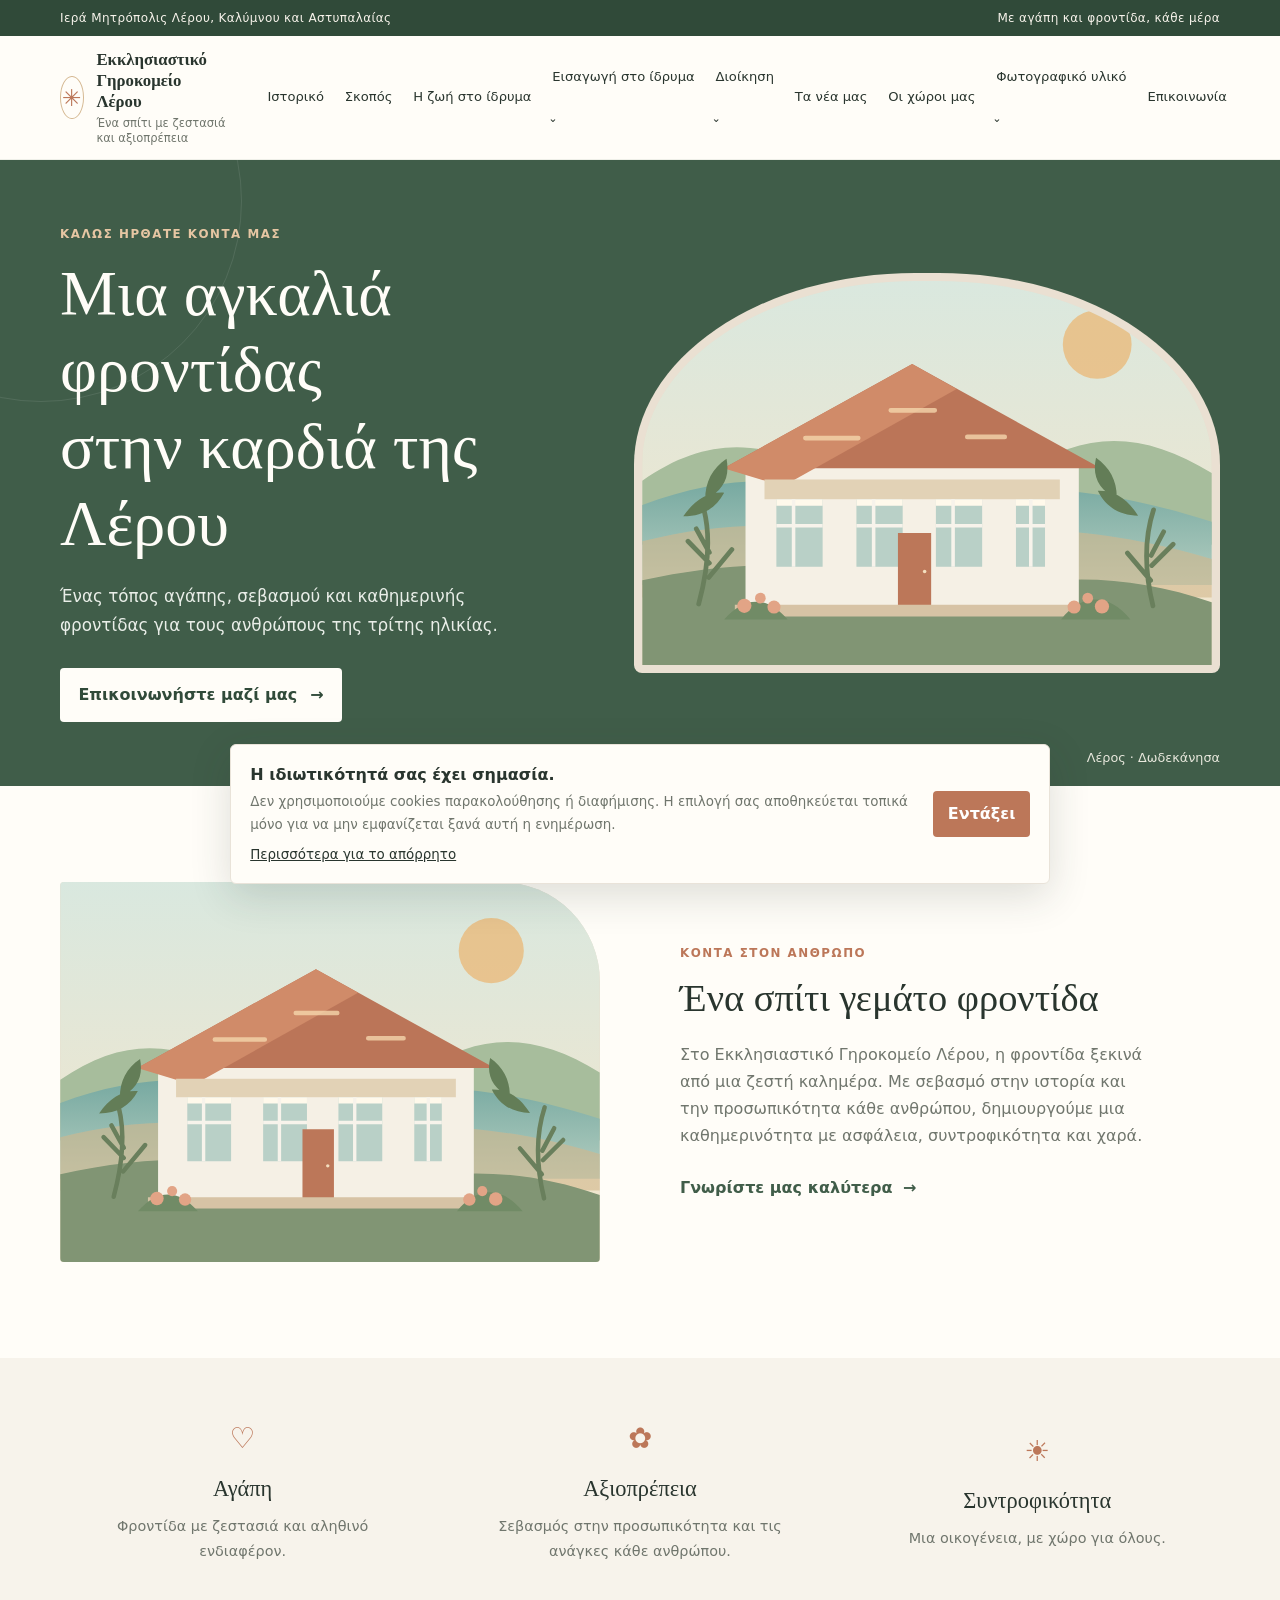
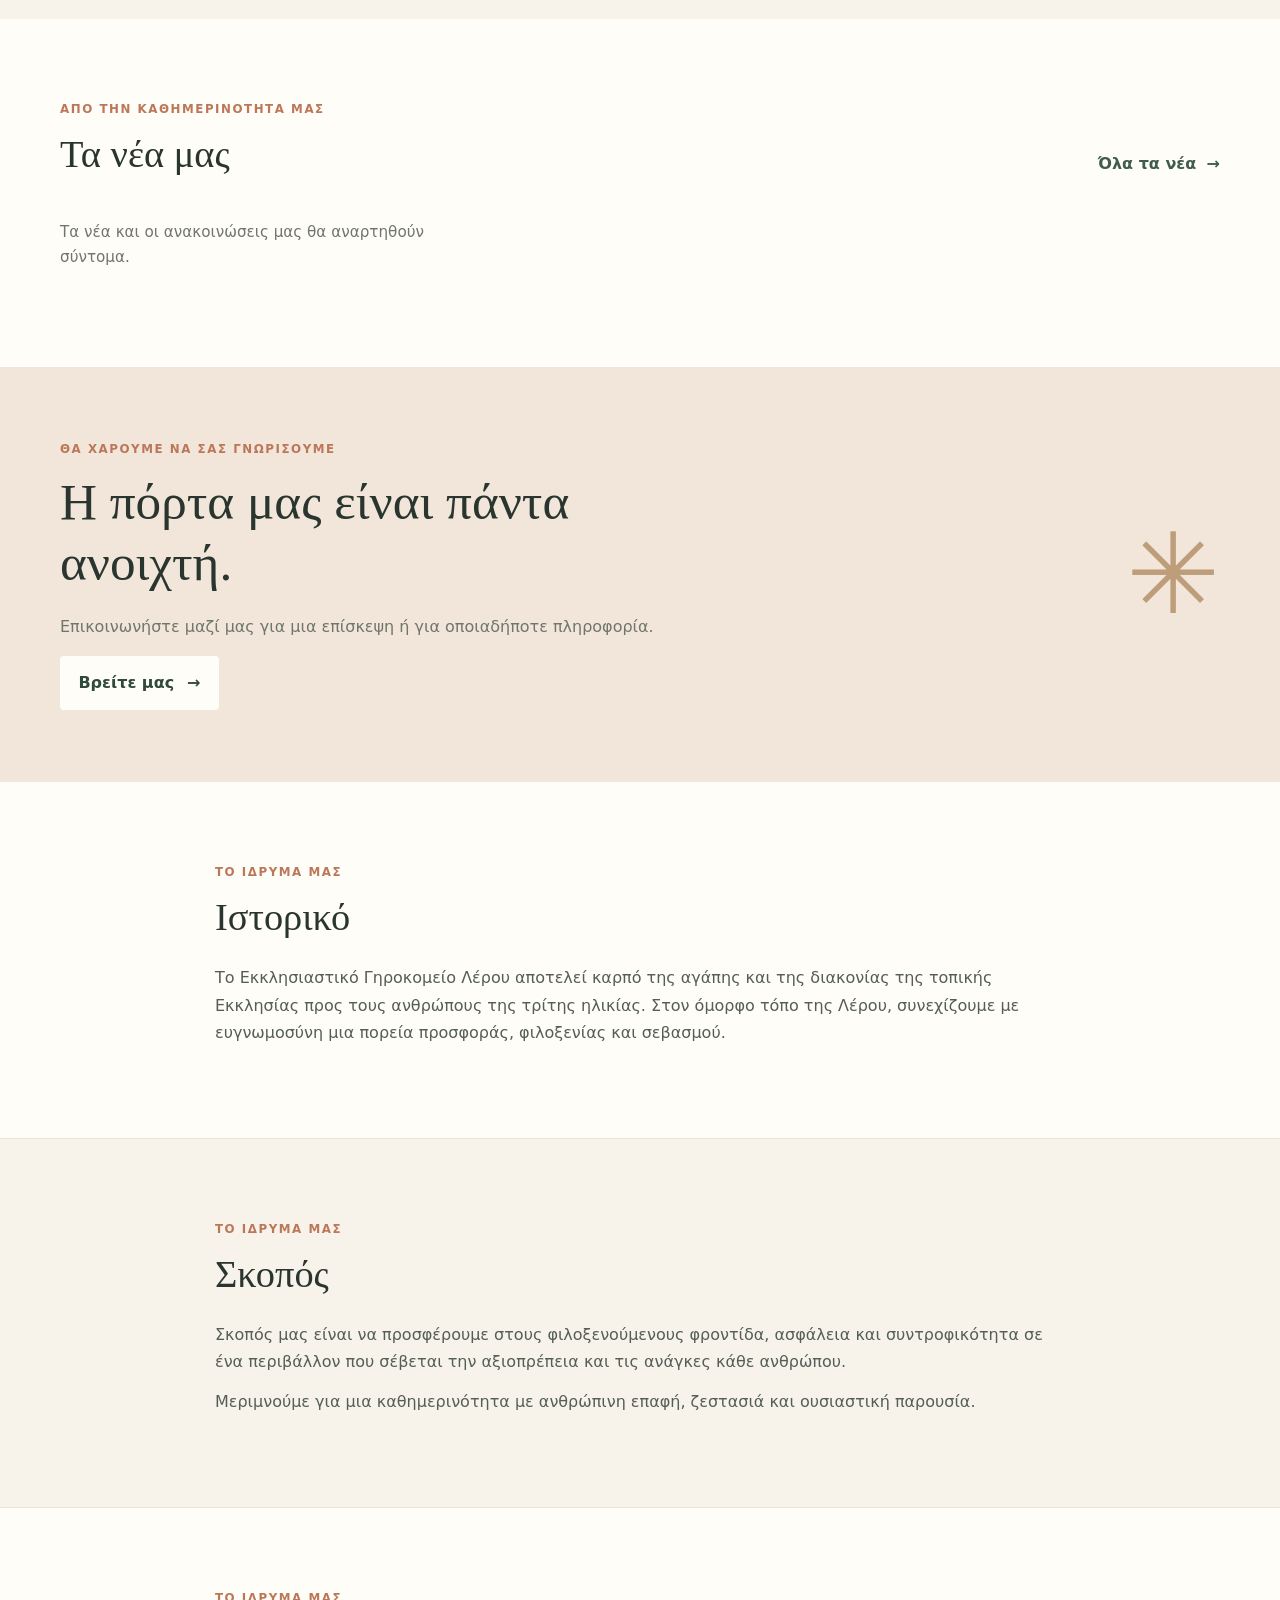
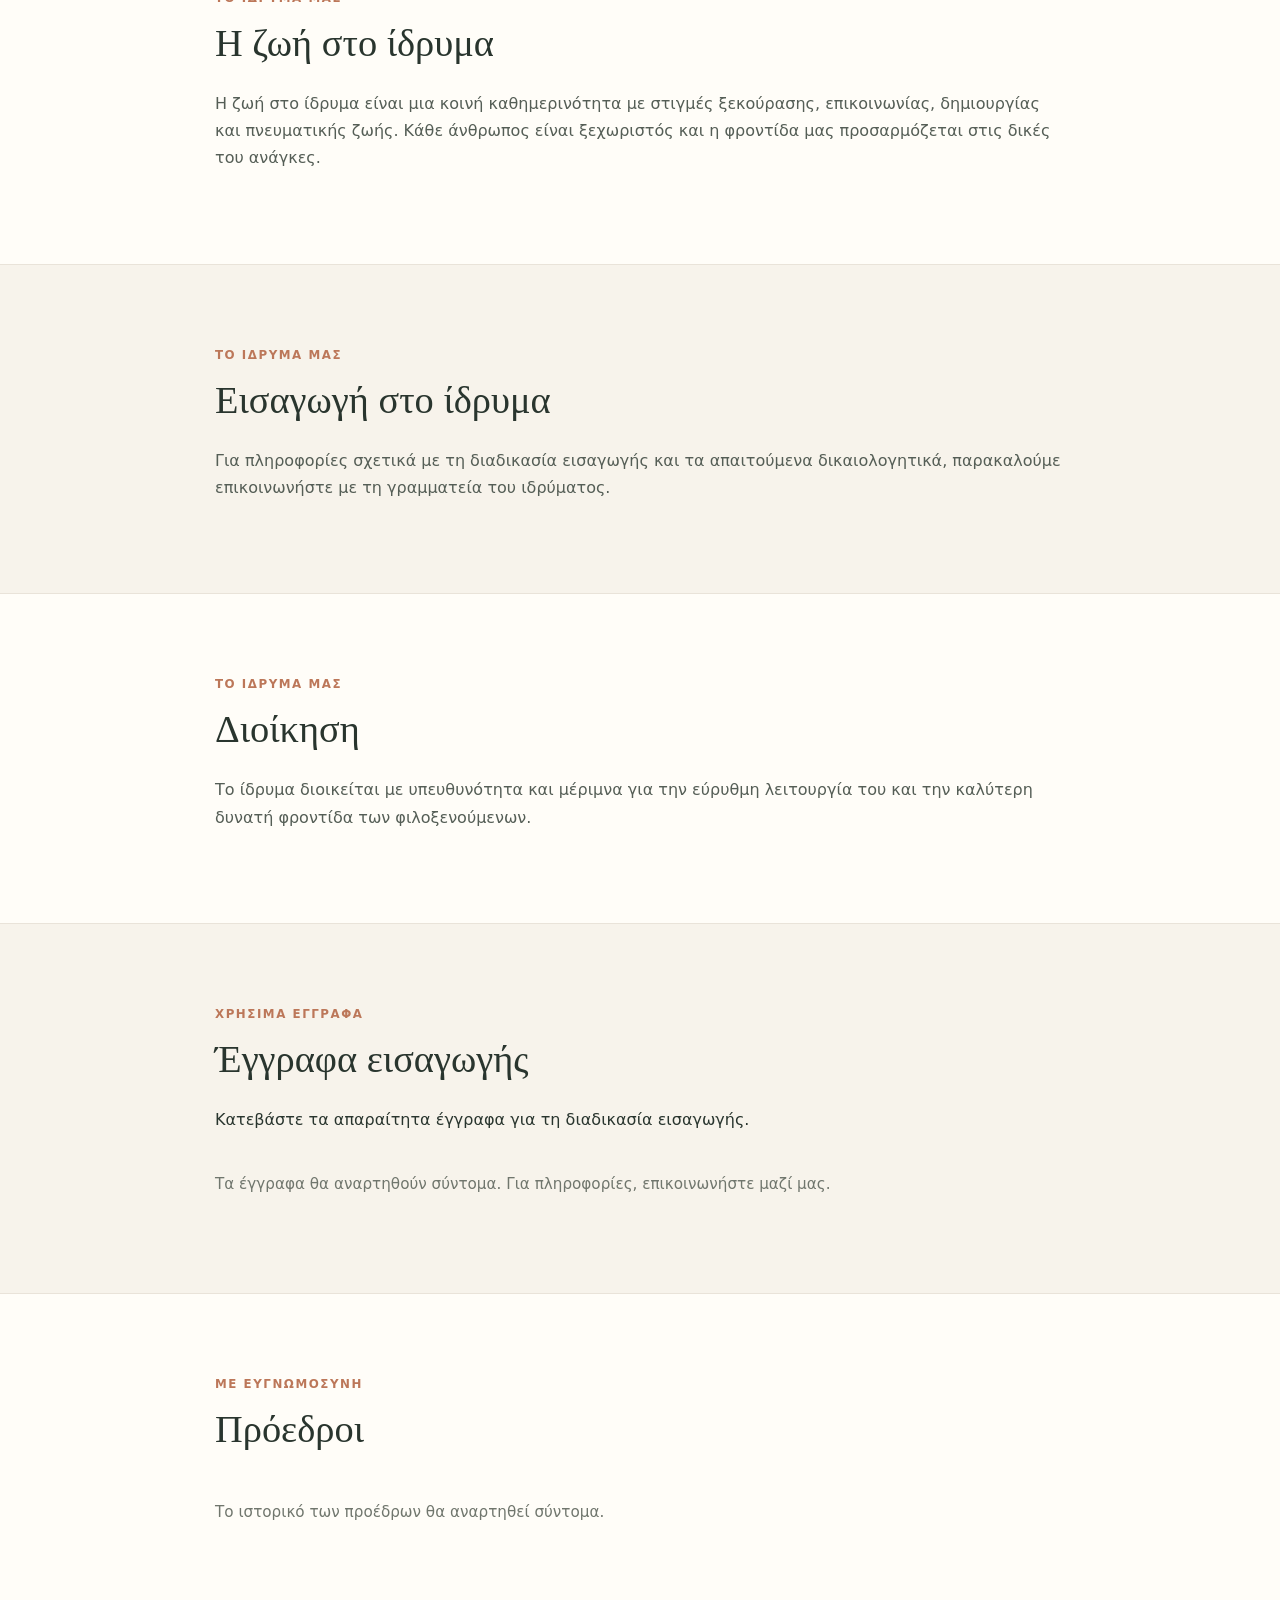
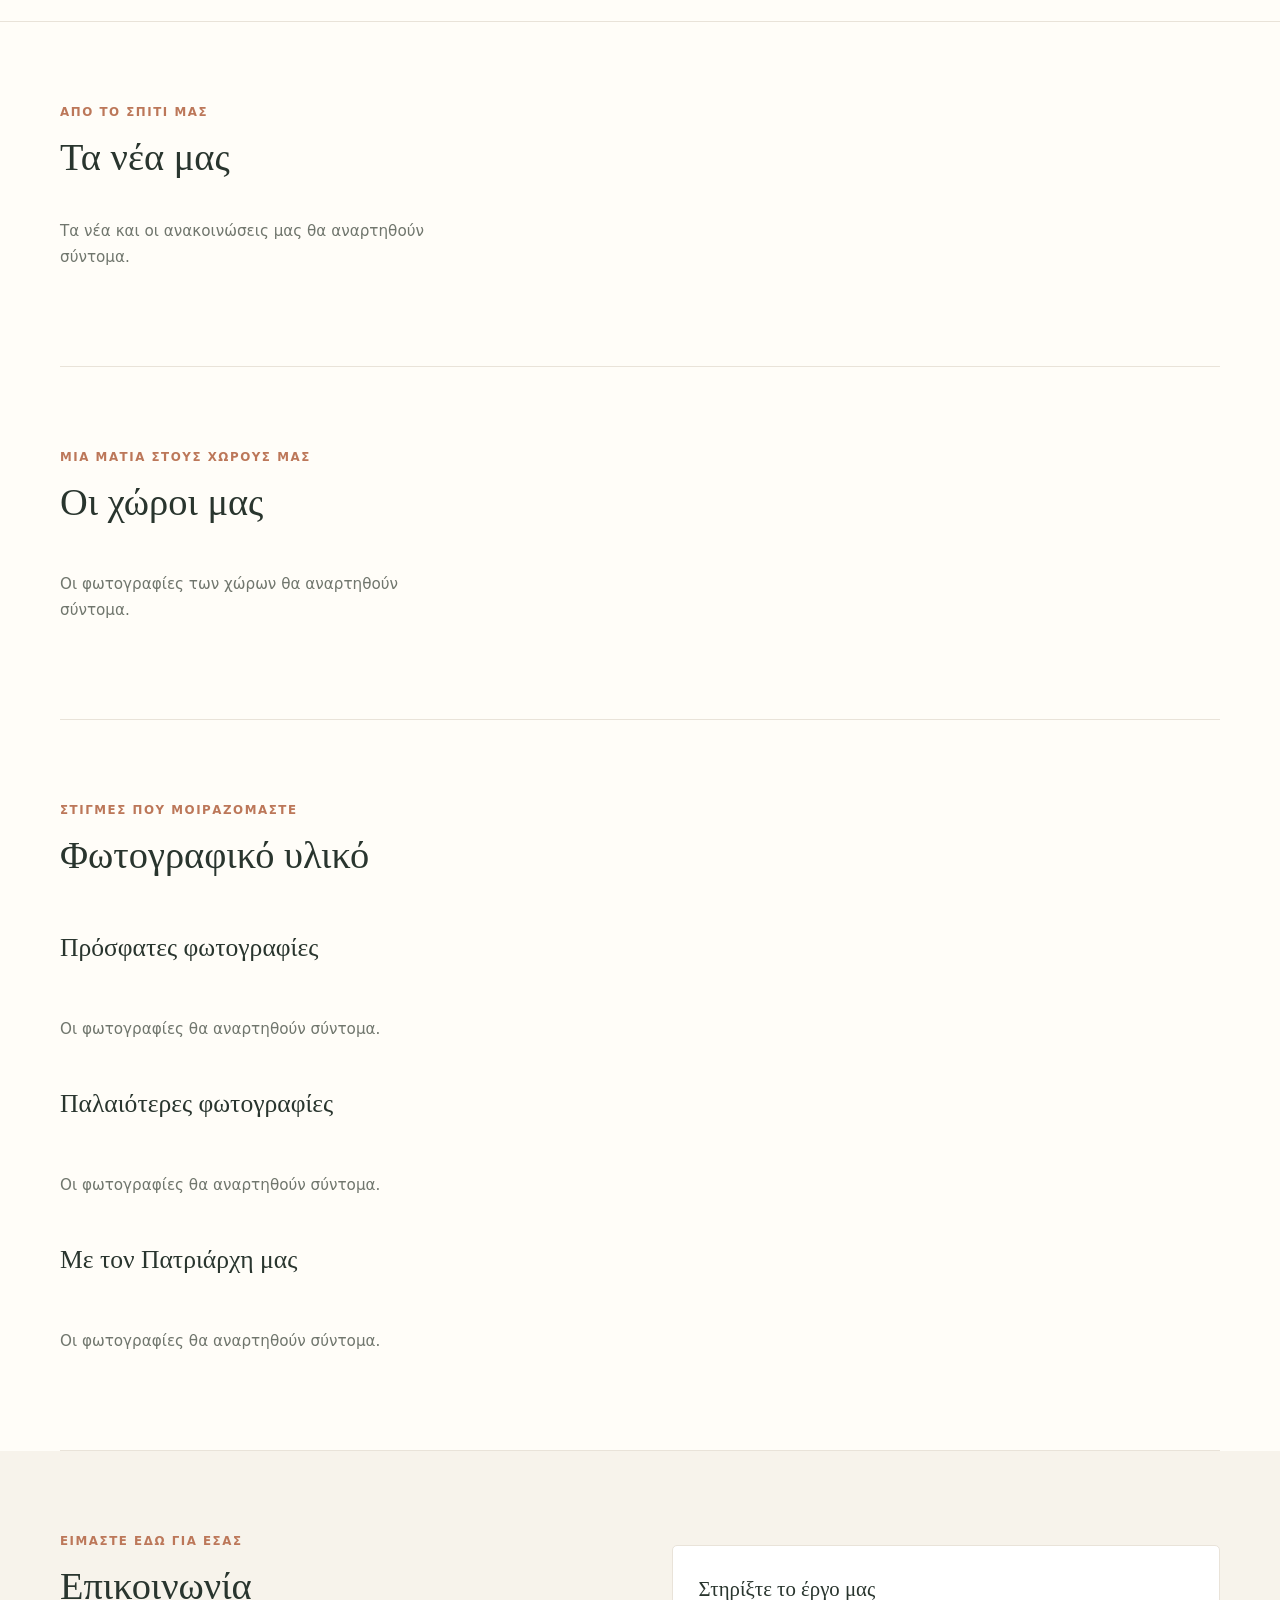
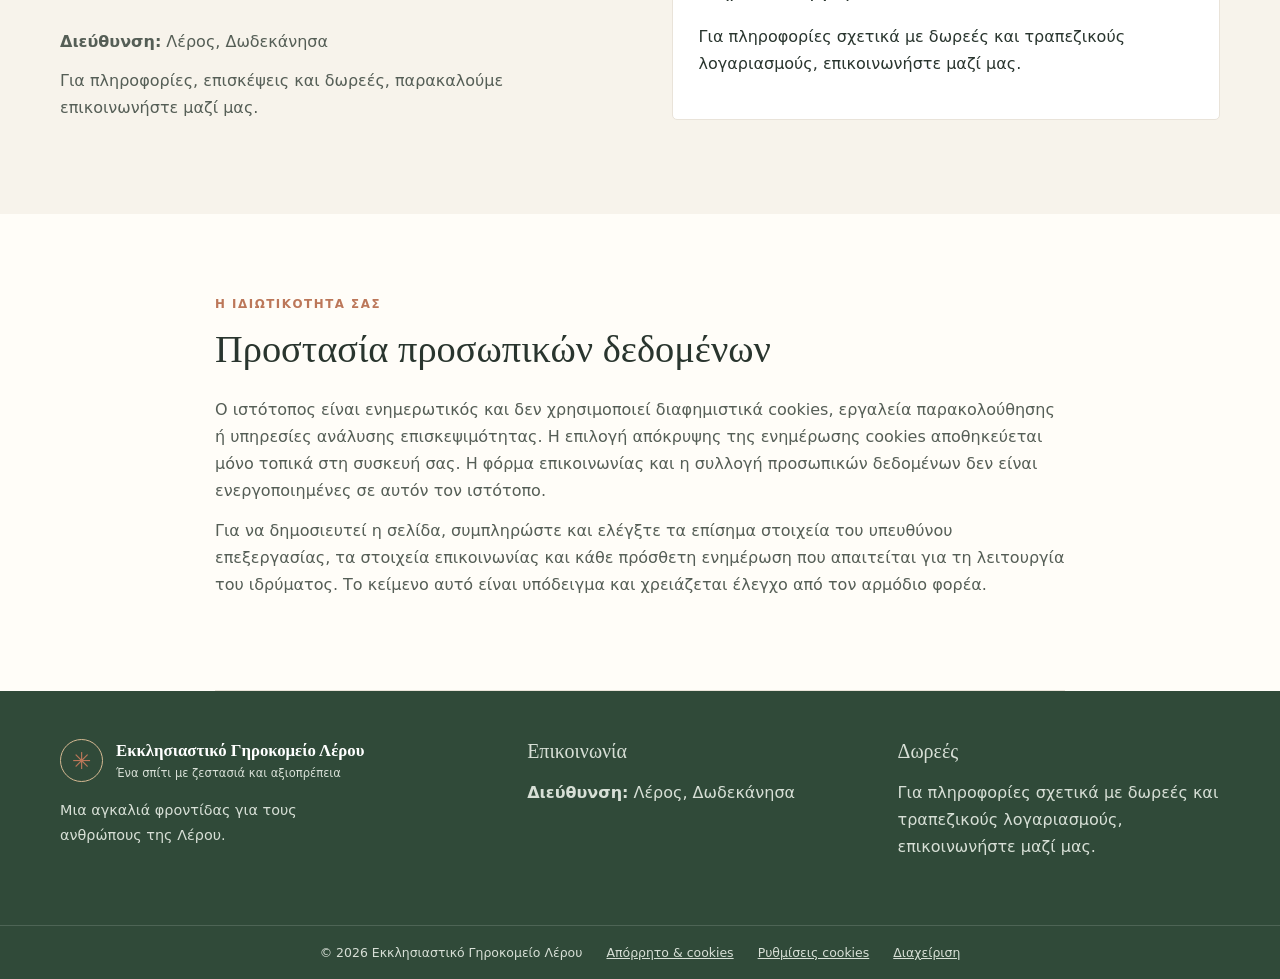
<file: index.html>
<!doctype html>
<html lang="el">
  <head>
    <meta charset="utf-8">
    <meta name="viewport" content="width=device-width, initial-scale=1">
    <meta name="theme-color" content="#f7f3eb">
    <meta name="description" content="Ένα σπίτι φροντίδας, αγάπης και αξιοπρέπειας στην όμορφη Λέρο.">
    <title>Εκκλησιαστικό Γηροκομείο Λέρου</title>
    <link rel="icon" href="assets/favicon.svg" type="image/svg+xml">
    <link rel="stylesheet" href="styles.css">
    <script src="script.js" defer></script>
  </head>
  <body>
    <a class="skip-link" href="#main">Μετάβαση στο περιεχόμενο</a>
    <div class="topline"><span>Ιερά Μητρόπολις Λέρου, Καλύμνου και Αστυπαλαίας</span><span>Με αγάπη και φροντίδα, κάθε μέρα</span></div>
    <header class="site-header">
      <a class="brand" href="#home" aria-label="Εκκλησιαστικό Γηροκομείο Λέρου — αρχική σελίδα">
        <span class="brand-mark" aria-hidden="true">✳</span>
        <span><strong data-site="name">Εκκλησιαστικό Γηροκομείο Λέρου</strong><small>Ένα σπίτι με ζεστασιά και αξιοπρέπεια</small></span>
      </a>
      <button class="menu-toggle" aria-expanded="false" aria-controls="main-nav">Μενού <span aria-hidden="true">☰</span></button>
      <nav id="main-nav" class="main-nav" aria-label="Κύρια πλοήγηση"></nav>
    </header>

    <main id="main">
      <section id="home" class="hero">
        <div class="hero-copy">
          <span class="eyebrow">Καλώς ήρθατε κοντά μας</span>
          <h1 data-site="hero_title">Μια αγκαλιά φροντίδας<br>στην καρδιά της Λέρου</h1>
          <p data-site="hero_text">Ένας τόπος αγάπης, σεβασμού και καθημερινής φροντίδας για τους ανθρώπους της τρίτης ηλικίας.</p>
          <a class="button button-light" href="#contact">Επικοινωνήστε μαζί μας <span aria-hidden="true">→</span></a>
        </div>
        <div class="hero-image"><img data-site-image="hero_image" src="assets/leros-home.svg" alt="Εικονογράφηση του γηροκομείου με φόντο το νησί της Λέρου"></div>
        <span class="hero-note">Λέρος · Δωδεκάνησα</span>
      </section>

      <section id="welcome" class="welcome section-wrap">
        <div class="welcome-image"><img data-site-image="welcome_image" src="assets/leros-home.svg" alt="Το φιλόξενο σπίτι μας στη Λέρο"></div>
        <div class="welcome-copy">
          <span class="eyebrow">Κοντά στον άνθρωπο</span>
          <h2 data-site="welcome_title">Ένα σπίτι γεμάτο φροντίδα</h2>
          <div class="rich-text" data-site-rich="welcome_text"><p>Στο Εκκλησιαστικό Γηροκομείο Λέρου, η φροντίδα ξεκινά από μια ζεστή καλημέρα. Με σεβασμό στην ιστορία και την προσωπικότητα κάθε ανθρώπου, δημιουργούμε μια καθημερινότητα με ασφάλεια, συντροφικότητα και χαρά.</p></div>
          <a class="text-link" href="#purpose">Γνωρίστε μας καλύτερα <span aria-hidden="true">→</span></a>
        </div>
      </section>

      <section class="values-band" aria-label="Οι αξίες μας">
        <div><span class="value-icon" aria-hidden="true">♡</span><h3>Αγάπη</h3><p>Φροντίδα με ζεστασιά και αληθινό ενδιαφέρον.</p></div>
        <div><span class="value-icon" aria-hidden="true">✿</span><h3>Αξιοπρέπεια</h3><p>Σεβασμός στην προσωπικότητα και τις ανάγκες κάθε ανθρώπου.</p></div>
        <div><span class="value-icon" aria-hidden="true">☀</span><h3>Συντροφικότητα</h3><p>Μια οικογένεια, με χώρο για όλους.</p></div>
      </section>

      <section class="latest section-wrap">
        <div class="section-heading"><div><span class="eyebrow">Από την καθημερινότητά μας</span><h2>Τα νέα μας</h2></div><a class="text-link" href="#news">Όλα τα νέα <span aria-hidden="true">→</span></a></div>
        <div id="latest-posts" class="post-grid"></div>
      </section>

      <section class="visit-band"><div><span class="eyebrow">Θα χαρούμε να σας γνωρίσουμε</span><h2>Η πόρτα μας είναι πάντα ανοιχτή.</h2><p>Επικοινωνήστε μαζί μας για μια επίσκεψη ή για οποιαδήποτε πληροφορία.</p><a class="button button-light" href="#contact">Βρείτε μας <span aria-hidden="true">→</span></a></div><span class="visit-flower" aria-hidden="true">✳</span></section>

      <div id="content-pages"></div>

      <section id="news" class="content-section section-wrap"><span class="eyebrow">Από το σπίτι μας</span><h2>Τα νέα μας</h2><div id="all-posts" class="post-grid"></div></section>
      <section id="spaces" class="content-section section-wrap"><span class="eyebrow">Μια ματιά στους χώρους μας</span><h2>Οι χώροι μας</h2><div id="spaces-gallery" class="photo-grid"></div></section>
      <section id="gallery" class="content-section section-wrap"><span class="eyebrow">Στιγμές που μοιραζόμαστε</span><h2>Φωτογραφικό υλικό</h2><div id="gallery-groups"></div></section>
      <section id="contact" class="contact-section">
        <div class="section-wrap contact-layout"><div><span class="eyebrow">Είμαστε εδώ για εσάς</span><h2>Επικοινωνία</h2><div id="contact-copy" class="rich-text"></div></div><div id="donations" class="donation-card"></div></div>
      </section>
      <section id="privacy" class="content-section section-wrap legal-section"><span class="eyebrow">Η ιδιωτικότητά σας</span><h2>Προστασία προσωπικών δεδομένων</h2><div class="rich-text"><p>Ο ιστότοπος είναι ενημερωτικός και δεν χρησιμοποιεί διαφημιστικά cookies, εργαλεία παρακολούθησης ή υπηρεσίες ανάλυσης επισκεψιμότητας. Η επιλογή απόκρυψης της ενημέρωσης cookies αποθηκεύεται μόνο τοπικά στη συσκευή σας. Η φόρμα επικοινωνίας και η συλλογή προσωπικών δεδομένων δεν είναι ενεργοποιημένες σε αυτόν τον ιστότοπο.</p><p>Για να δημοσιευτεί η σελίδα, συμπληρώστε και ελέγξτε τα επίσημα στοιχεία του υπευθύνου επεξεργασίας, τα στοιχεία επικοινωνίας και κάθε πρόσθετη ενημέρωση που απαιτείται για τη λειτουργία του ιδρύματος. Το κείμενο αυτό είναι υπόδειγμα και χρειάζεται έλεγχο από τον αρμόδιο φορέα.</p></div></section>
    </main>

    <footer class="site-footer"><div class="footer-main section-wrap"><div class="footer-brand"><a class="brand brand-footer" href="#home"><span class="brand-mark" aria-hidden="true">✳</span><span><strong data-site="name">Εκκλησιαστικό Γηροκομείο Λέρου</strong><small>Ένα σπίτι με ζεστασιά και αξιοπρέπεια</small></span></a><p>Μια αγκαλιά φροντίδας για τους ανθρώπους της Λέρου.</p></div><div><h2>Επικοινωνία</h2><div id="footer-contact"></div></div><div id="footer-donations"></div></div><div class="footer-bottom"><span>© <span id="year"></span> Εκκλησιαστικό Γηροκομείο Λέρου</span><a href="#privacy">Απόρρητο &amp; cookies</a><a href="#cookie-notice">Ρυθμίσεις cookies</a><a href="admin/">Διαχείριση</a></div></footer>

    <div id="cookie-notice" class="cookie-notice" role="region" aria-label="Ενημέρωση cookies" hidden><div><strong>Η ιδιωτικότητά σας έχει σημασία.</strong><p>Δεν χρησιμοποιούμε cookies παρακολούθησης ή διαφήμισης. Η επιλογή σας αποθηκεύεται τοπικά μόνο για να μην εμφανίζεται ξανά αυτή η ενημέρωση.</p><a href="#privacy">Περισσότερα για το απόρρητο</a></div><button id="cookie-dismiss" class="button button-small">Εντάξει</button></div>
    <dialog id="lightbox" class="lightbox" aria-label="Προβολή φωτογραφίας"><button class="lightbox-close" aria-label="Κλείσιμο">×</button><button class="lightbox-prev" aria-label="Προηγούμενη φωτογραφία">‹</button><figure><img alt=""><figcaption></figcaption></figure><button class="lightbox-next" aria-label="Επόμενη φωτογραφία">›</button><span class="lightbox-count"></span></dialog>
  </body>
</html>
</file>
<file: styles.css>
:root{--cream:#f7f3eb;--paper:#fffdf8;--ink:#29352e;--muted:#70766d;--green:#405d49;--green-dark:#304a39;--terracotta:#bc7759;--sand:#e8ddcd;--line:#e9e3d9;--serif:Georgia,"Times New Roman",serif;--sans:system-ui,-apple-system,"Segoe UI",Arial,sans-serif;--max:1160px}
*{box-sizing:border-box}
html{scroll-behavior:smooth;scroll-padding-top:100px}
body{margin:0;background:var(--paper);color:var(--ink);font-family:var(--sans);font-size:16px;line-height:1.7}
a{color:inherit}
img{display:block;max-width:100%}
button{font:inherit}
.skip-link{position:absolute;left:1rem;top:-5rem;z-index:20;background:white;padding:.7rem 1rem}.skip-link:focus{top:1rem}
.topline{display:flex;justify-content:space-between;gap:1rem;padding:.5rem max(calc((100% - var(--max))/2),1.5rem);background:var(--green-dark);color:#f7f3eb;font-size:.75rem;letter-spacing:.03em}
.site-header{position:sticky;top:0;z-index:10;display:flex;align-items:center;justify-content:space-between;gap:2rem;padding:.85rem max(calc((100% - var(--max))/2),1.5rem);background:rgba(255,253,248,.97);border-bottom:1px solid rgba(48,74,57,.08);backdrop-filter:blur(12px)}
.brand{display:flex;align-items:center;gap:.8rem;text-decoration:none;line-height:1.25}.brand-mark{display:grid;place-items:center;width:2.7rem;height:2.7rem;border:1px solid #d5b993;border-radius:50%;color:var(--terracotta);font-size:1.45rem}.brand strong,.brand small{display:block}.brand strong{font-family:var(--serif);font-size:1.05rem}.brand small{margin-top:.2rem;color:var(--muted);font-size:.72rem}
.main-nav{display:flex;align-items:center;gap:.2rem}.nav-item{position:relative}.nav-link,.nav-toggle{display:flex;align-items:center;gap:.3rem;border:0;background:none;padding:.65rem .55rem;color:var(--ink);font-size:.82rem;text-decoration:none;white-space:nowrap;cursor:pointer}.nav-link:hover,.nav-toggle:hover,.nav-link:focus-visible,.nav-toggle:focus-visible{color:var(--terracotta)}.nav-toggle{padding-inline:.3rem}.nav-toggle span{font-size:.7rem}
.submenu{position:absolute;top:100%;left:0;display:none;min-width:210px;padding:.45rem;background:var(--paper);border:1px solid var(--line);border-radius:8px;box-shadow:0 12px 28px #29352e18}.nav-item:hover .submenu,.nav-item:focus-within .submenu,.nav-item.is-open .submenu{display:grid}.submenu a{padding:.55rem .7rem;border-radius:5px;text-decoration:none;font-size:.85rem}.submenu a:hover{background:var(--cream)}
.menu-toggle{display:none;border:1px solid var(--line);border-radius:6px;background:var(--paper);padding:.55rem .8rem;color:var(--green);cursor:pointer}
.hero{position:relative;display:grid;grid-template-columns:1fr 1.08fr;align-items:center;gap:2rem;min-height:570px;overflow:hidden;padding:4rem max(calc((100% - var(--max))/2),1.5rem);background:var(--green);color:#fffdf8}.hero:before{position:absolute;top:-10rem;left:-10rem;width:25rem;height:25rem;border:1px solid #ffffff18;border-radius:50%;content:""}.hero-copy{position:relative;z-index:1;max-width:500px}.eyebrow{display:block;margin-bottom:.75rem;color:var(--terracotta);font-size:.74rem;font-weight:700;letter-spacing:.13em;text-transform:uppercase}.hero .eyebrow{color:#e6c6a3}.hero h1,.section-wrap h2,.visit-band h2,.contact-section h2{margin:0 0 1.2rem;font-family:var(--serif);font-weight:500;line-height:1.2}.hero h1{font-size:clamp(2.8rem,5vw,4.5rem);white-space:pre-line}.hero-copy>p{max-width:440px;margin:0 0 1.8rem;color:#e9eee8;font-size:1.05rem}.button{display:inline-flex;align-items:center;gap:.8rem;border:0;border-radius:4px;padding:.85rem 1.15rem;background:var(--terracotta);color:#fff;text-decoration:none;font-weight:600;cursor:pointer}.button:hover{background:#a96549}.button-light{background:#fffdf8;color:var(--green-dark)}.button-light:hover{background:#e9ddcd}.hero-image{position:relative;z-index:1;height:400px;overflow:hidden;border:8px solid #ffffff18;border-radius:48% 48% 8px 8px;background:#e8ddcd}.hero-image img{width:100%;height:100%;object-fit:cover}.hero-note{position:absolute;right:max(calc((100% - var(--max))/2),1.5rem);bottom:1.1rem;color:#e8e8dd;font-size:.8rem}
.section-wrap{width:min(var(--max),calc(100% - 3rem));margin-inline:auto}.welcome{display:grid;grid-template-columns:1fr 1fr;align-items:center;gap:5rem;padding-block:6rem}.welcome-image{height:380px;overflow:hidden;border-radius:4px 100px 4px 4px;background:var(--sand)}.welcome-image img{width:100%;height:100%;object-fit:cover}.welcome-copy{max-width:470px}.section-wrap h2,.contact-section h2{font-size:clamp(2rem,3vw,3rem)}.welcome-copy p{color:var(--muted)}.text-link{display:inline-flex;gap:.65rem;align-items:center;margin-top:.8rem;color:var(--green);font-weight:700;text-decoration:none}.text-link:hover{color:var(--terracotta)}
.values-band{display:grid;grid-template-columns:repeat(3,1fr);gap:2rem;padding:3.5rem max(calc((100% - var(--max))/2),1.5rem);background:var(--cream);text-align:center}.values-band>div{max-width:300px;margin:auto}.value-icon{color:var(--terracotta);font-size:1.8rem}.values-band h3{margin:.4rem 0;font-family:var(--serif);font-size:1.4rem;font-weight:500}.values-band p{margin:0;color:var(--muted);font-size:.9rem}
.latest{padding-block:5rem}.section-heading{display:flex;align-items:end;justify-content:space-between;margin-bottom:1.7rem}.section-heading h2{margin-bottom:0}.post-grid{display:grid;grid-template-columns:repeat(3,minmax(0,1fr));gap:1.4rem}.post-card{overflow:hidden;border:1px solid var(--line);border-radius:5px;background:#fff}.post-card-image{height:210px;background:var(--cream)}.post-card-image img{width:100%;height:100%;object-fit:cover}.post-card-copy{padding:1.2rem}.post-date{color:var(--terracotta);font-size:.77rem;font-weight:700}.post-card h3{margin:.4rem 0 .6rem;font-family:var(--serif);font-size:1.35rem;font-weight:500;line-height:1.3}.post-card p{margin:0;color:var(--muted);font-size:.9rem}.empty-state{color:var(--muted);font-size:.95rem}
.visit-band{display:flex;align-items:center;justify-content:space-between;gap:2rem;padding:4.5rem max(calc((100% - var(--max))/2),1.5rem);background:#f1e6d9}.visit-band h2{max-width:600px;font-size:clamp(2rem,4vw,3.3rem)}.visit-band p{color:var(--muted)}.visit-flower{color:#bd9d7a;font-size:7rem}
.content-page,.content-section{padding-block:5rem;border-bottom:1px solid var(--line)}.content-page:nth-child(even){background:var(--cream)}.content-page-inner{width:min(850px,calc(100% - 3rem));margin:auto}.content-page h2,.content-section h2{margin:0 0 1.5rem;font-family:var(--serif);font-size:clamp(2rem,3vw,3rem);font-weight:500;line-height:1.2}.rich-text{color:#555e56}.rich-text p{margin:.75rem 0}.rich-text h3,.rich-text h4{color:var(--ink);font-family:var(--serif);font-weight:500}.rich-text ul{padding-left:1.3rem}.rich-text a{color:var(--green)}.rich-text img{max-width:100%;height:auto}
.document-list{display:grid;gap:.75rem;margin-top:1.5rem}.document-link{display:flex;align-items:center;justify-content:space-between;gap:1rem;padding:1rem 1.15rem;border:1px solid var(--line);border-radius:4px;background:#fff;text-decoration:none}.document-link:hover{border-color:var(--terracotta)}.document-link small{color:var(--terracotta);font-weight:700}
.president-grid{display:grid;grid-template-columns:repeat(auto-fit,minmax(210px,1fr));gap:1.2rem;margin-top:2rem}.president-card{overflow:hidden;border:1px solid var(--line);border-radius:5px;background:white}.president-card img{width:100%;height:230px;object-fit:cover;background:var(--cream)}.president-card div{padding:1rem}.president-card h3{margin:0;font-family:var(--serif);font-weight:500}.president-card p{margin:.3rem 0 0;color:var(--muted);font-size:.9rem}
.photo-grid{display:grid;grid-template-columns:repeat(3,1fr);gap:1rem;margin-top:2rem}.photo-tile{position:relative;display:block;height:250px;overflow:hidden;border:0;border-radius:4px;background:var(--cream);padding:0;cursor:zoom-in}.photo-tile img{width:100%;height:100%;object-fit:cover;transition:transform .3s}.photo-tile:hover img{transform:scale(1.04)}.photo-tile span{position:absolute;right:0;bottom:0;left:0;padding:2.5rem 1rem .7rem;background:linear-gradient(transparent,#18271ed9);color:white;text-align:left;font-size:.9rem}
.gallery-group{padding-top:1.5rem}.gallery-group h3{margin:0;font-family:var(--serif);font-size:1.6rem;font-weight:500}
.contact-section{padding-block:5rem;background:var(--cream)}.contact-layout{display:grid;grid-template-columns:1fr 1fr;gap:4rem}.contact-layout h2{margin-bottom:1.2rem}.donation-card{align-self:center;padding:1.6rem;border:1px solid var(--line);border-radius:5px;background:#fff}.donation-card h3,.site-footer h2{margin:0 0 .7rem;font-family:var(--serif);font-size:1.3rem;font-weight:500}.bank-row{padding:.55rem 0;border-top:1px solid var(--line)}.bank-row strong,.bank-row span{display:block}.bank-row strong{font-size:.9rem}.bank-row span{color:var(--muted);overflow-wrap:anywhere;font-size:.9rem}.footer-contact p{margin:.3rem 0}.footer-contact a{color:inherit}
.legal-section{max-width:850px}
.site-footer{background:var(--green-dark);color:#f7f3eb}.footer-main{display:grid;grid-template-columns:1.3fr 1fr 1fr;gap:3rem;padding-block:3rem}.brand-footer strong{color:white}.brand-footer small,.footer-brand>p,.footer-main>div:not(.footer-brand),.footer-main>div:not(.footer-brand) p{color:#d7dfd6}.footer-brand>p{max-width:280px;margin-top:1rem;font-size:.9rem}.footer-main h2{font-size:1.25rem}.footer-main a{color:#e7c7a5}.footer-donation{margin-top:.5rem}.footer-bottom{display:flex;justify-content:center;gap:1.5rem;flex-wrap:wrap;padding:1rem 1.5rem;border-top:1px solid #ffffff24;color:#d7dfd6;font-size:.78rem}.footer-bottom a{color:inherit}
.cookie-notice{position:fixed;right:1rem;bottom:1rem;left:1rem;z-index:20;display:flex;align-items:center;justify-content:space-between;gap:1rem;max-width:820px;margin-inline:auto;padding:1rem 1.2rem;border:1px solid var(--line);border-radius:6px;background:var(--paper);box-shadow:0 12px 40px #29352e28}.cookie-notice[hidden]{display:none}.cookie-notice p{margin:.2rem 0;color:var(--muted);font-size:.84rem}.cookie-notice a{font-size:.84rem}.button-small{flex-shrink:0;padding:.6rem .9rem}
.lightbox{position:fixed;inset:0;width:100%;height:100%;max-width:none;max-height:none;margin:0;padding:3rem 5rem;border:0;background:#101712f2;color:white}.lightbox::backdrop{background:#101712f2}.lightbox figure{display:grid;place-items:center;height:100%;margin:0}.lightbox figure img{max-width:100%;max-height:calc(100vh - 8rem);object-fit:contain}.lightbox figcaption{margin-top:.5rem;color:#e7e8e3;text-align:center}.lightbox button{position:absolute;border:0;background:none;color:white;font-size:2.5rem;cursor:pointer}.lightbox-close{top:1rem;right:1.5rem}.lightbox-prev{top:50%;left:1rem;transform:translateY(-50%)}.lightbox-next{top:50%;right:1rem;transform:translateY(-50%)}.lightbox-count{position:absolute;bottom:.7rem;left:50%;transform:translateX(-50%);color:#ddd;font-size:.85rem}
@media(max-width:1050px){.site-header{gap:1rem}.main-nav{gap:0}.nav-link,.nav-toggle{padding:.55rem .38rem;font-size:.74rem}.hero{min-height:500px}.hero-image{height:340px}}
@media(max-width:820px){.topline span:last-child{display:none}.site-header{flex-wrap:wrap}.menu-toggle{display:flex;align-items:center;gap:.6rem}.main-nav{display:none;flex:0 0 100%;align-items:stretch;flex-direction:column;padding:.5rem 0}.main-nav.is-open{display:flex}.nav-item{width:100%}.nav-item.dropdown{display:flex;flex-wrap:wrap}.nav-item.dropdown>.nav-link{width:calc(100% - 2.5rem)}.nav-item.dropdown>.nav-toggle{width:2.5rem;justify-content:center}.nav-link,.nav-toggle{justify-content:space-between;padding:.7rem .5rem;font-size:.92rem}.submenu{position:static;flex:0 0 calc(100% - 1rem);box-shadow:none;margin:0 .5rem .5rem 1rem}.nav-item:hover .submenu{display:none}.nav-item.is-open .submenu,.nav-item:focus-within .submenu{display:grid}.hero{grid-template-columns:1fr;gap:2rem;padding-block:3.5rem 4rem}.hero-copy{max-width:620px}.hero-image{height:300px}.hero-note{bottom:.6rem}.welcome{gap:2rem;padding-block:4rem}.welcome-image{height:310px}.photo-grid{grid-template-columns:repeat(2,1fr)}.footer-main{gap:2rem}}
@media(max-width:600px){body{font-size:15px}.topline{padding-inline:1rem}.site-header{padding:.75rem 1rem}.brand strong{font-size:.9rem}.brand small{font-size:.65rem}.brand-mark{width:2.3rem;height:2.3rem}.hero{padding-inline:1.3rem}.hero h1{font-size:2.7rem}.hero-image{height:235px}.section-wrap{width:calc(100% - 2.5rem)}.welcome{grid-template-columns:1fr;gap:1.7rem;padding-block:3.5rem}.welcome-image{height:250px}.values-band{grid-template-columns:1fr;gap:2rem;padding:2.5rem 1.5rem}.latest,.content-page,.content-section{padding-block:3.5rem}.section-heading{align-items:start;gap:1rem;flex-direction:column}.post-grid{grid-template-columns:1fr}.post-card-image{height:220px}.visit-band{padding:3.2rem 1.4rem}.visit-flower{font-size:4rem}.contact-layout{grid-template-columns:1fr;gap:2rem}.contact-section{padding-block:3.5rem}.photo-grid{gap:.6rem}.photo-tile{height:170px}.footer-main{grid-template-columns:1fr;gap:1.7rem;padding-block:2.5rem}.footer-bottom{justify-content:flex-start;gap:.8rem 1rem}.cookie-notice{align-items:flex-start;flex-direction:column;right:.6rem;bottom:.6rem;left:.6rem}.lightbox{padding:3rem 2.7rem}.lightbox-prev{left:.2rem}.lightbox-next{right:.2rem}.lightbox-close{right:.5rem}}
@media(prefers-reduced-motion:reduce){*,*::before,*::after{scroll-behavior:auto!important;transition:none!important}}
</file>
